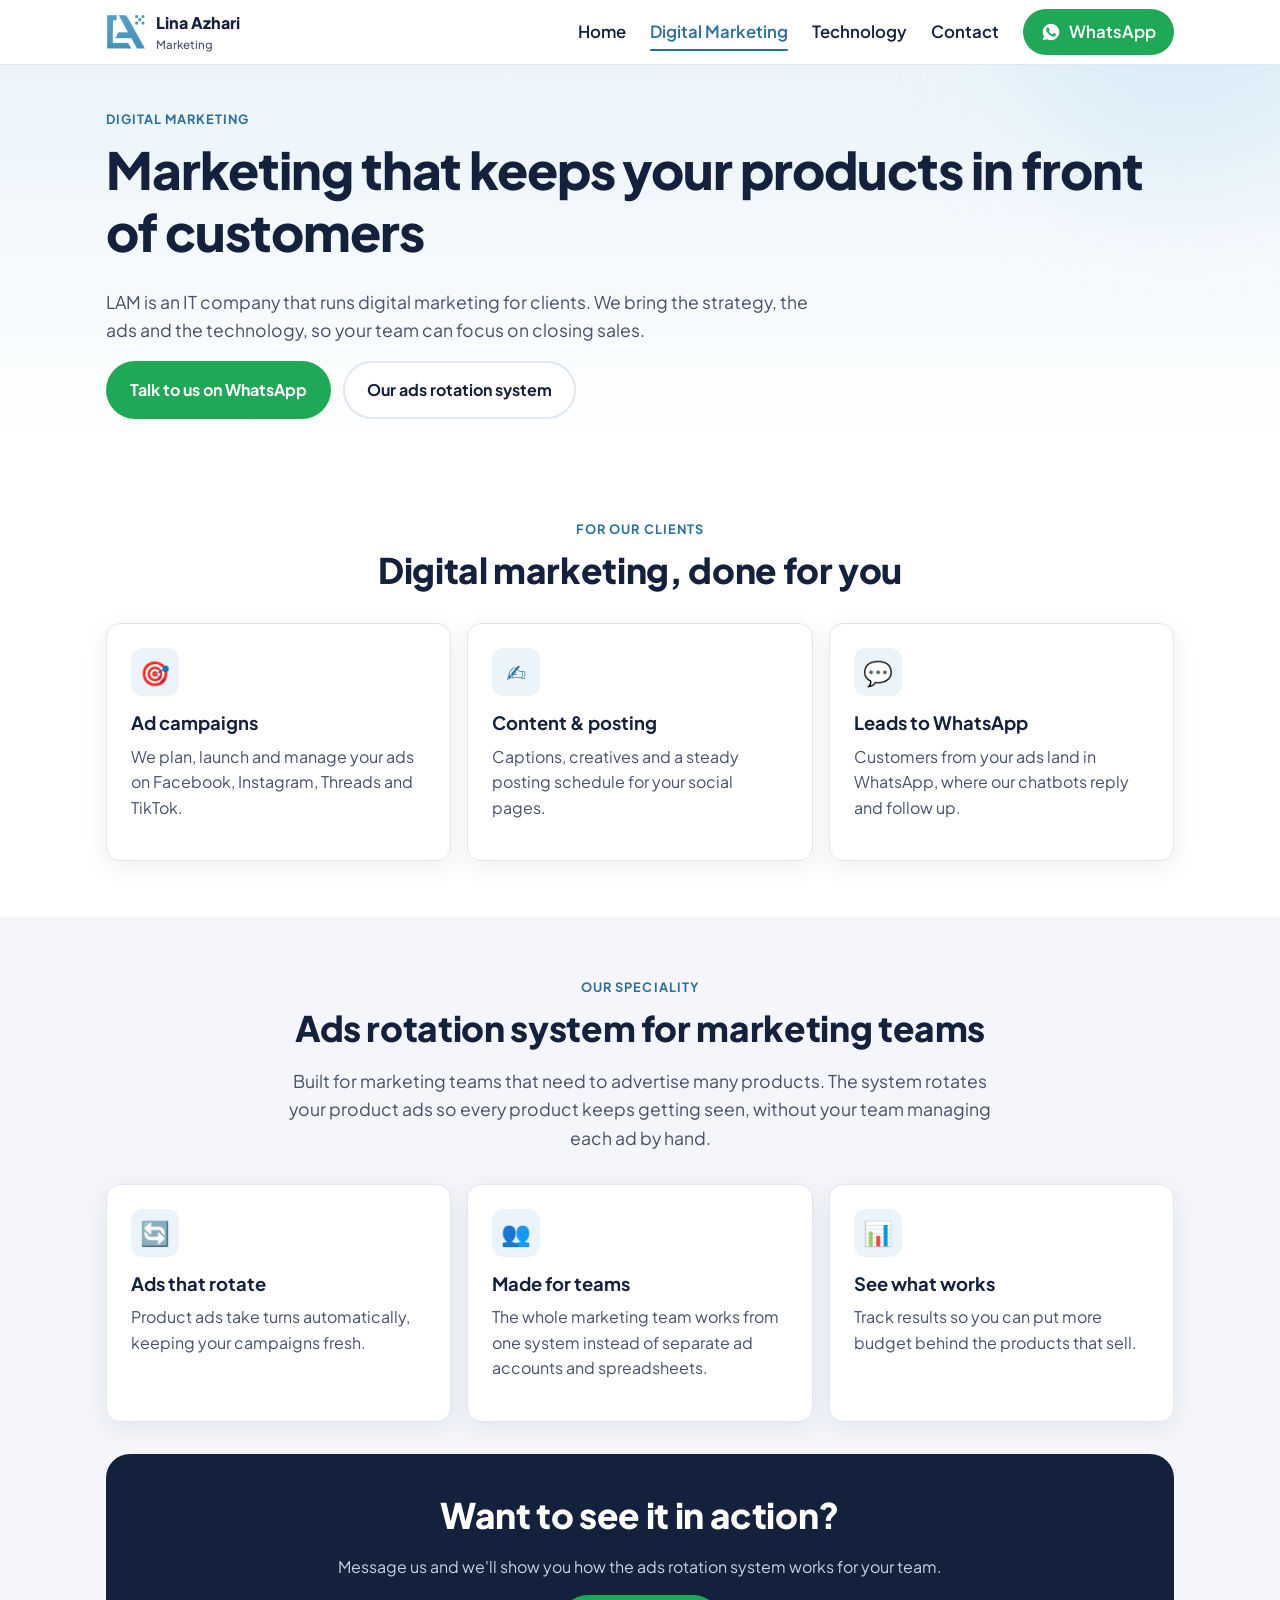
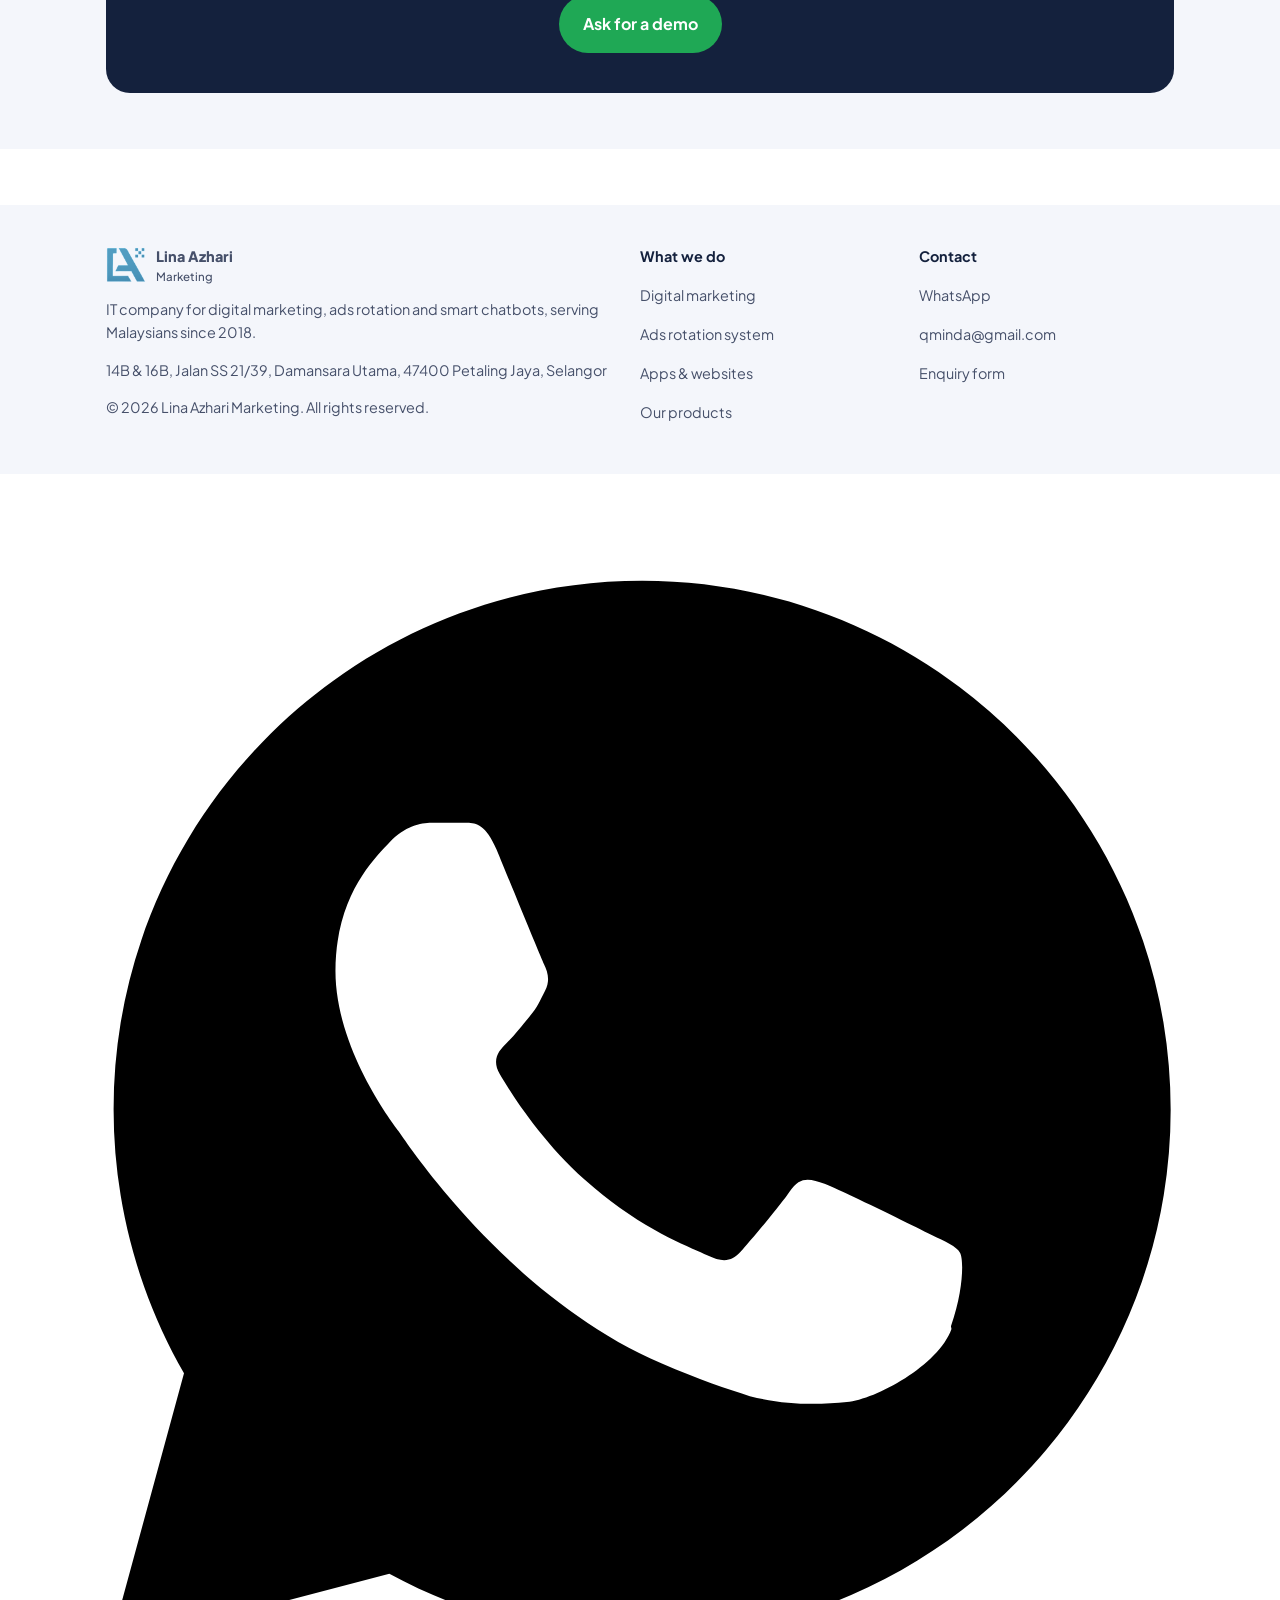
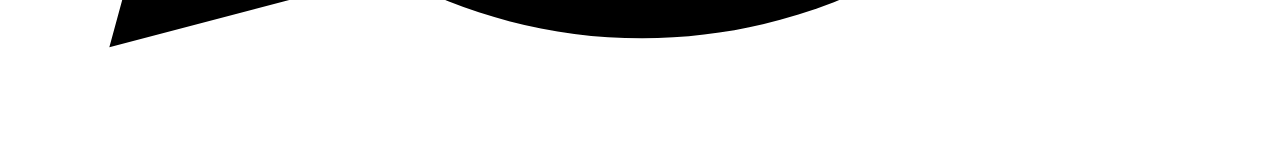
<file: digital-marketing.html>
<!doctype html>
<html lang="en">
<head>
  <meta charset="utf-8">
  <meta name="viewport" content="width=device-width, initial-scale=1">
  <title>Digital Marketing &amp; Ads Rotation | Lina Azhari Marketing</title>
  <meta name="description" content="LAM runs digital marketing for clients and offers an ads rotation system built for marketing teams to advertise their products.">
  <meta name="theme-color" content="#2b709c">
  <link rel="canonical" href="https://lam.my/digital-marketing.html">
  <meta property="og:type" content="website">
  <meta property="og:site_name" content="Lina Azhari Marketing">
  <meta property="og:title" content="Digital Marketing &amp; Ads Rotation | Lina Azhari Marketing">
  <meta property="og:description" content="LAM runs digital marketing for clients and offers an ads rotation system built for marketing teams to advertise their products.">
  <meta property="og:url" content="https://lam.my/digital-marketing.html">
  <meta property="og:image" content="https://lam.my/assets/og-image.png">
  <meta property="og:locale" content="en_MY">
  <link rel="icon" href="assets/favicon.png" type="image/png">
  <link rel="apple-touch-icon" href="assets/apple-touch-icon.png">
  <link rel="preconnect" href="https://fonts.googleapis.com">
  <link rel="preconnect" href="https://fonts.gstatic.com" crossorigin>
  <link href="https://fonts.googleapis.com/css2?family=Plus+Jakarta+Sans:wght@400;500;600;700;800&display=swap" rel="stylesheet">
  <link rel="stylesheet" href="assets/style.css">
</head>
<body>
  <header class="header">
    <div class="wrap">
      <a class="logo" href="index.html" aria-label="Lina Azhari Marketing home">
        <img class="logo-img" src="assets/logo-icon.png" alt="" width="40" height="40">
        <span>Lina Azhari<small>Marketing</small></span>
      </a>
      <button class="nav-toggle" aria-label="Open menu" aria-expanded="false" aria-controls="nav">☰</button>
      <nav class="nav" id="nav">
      <a href="index.html">Home</a>
      <a href="digital-marketing.html" aria-current="page">Digital Marketing</a>
      <a href="technology.html">Technology</a>
      <a href="contact.html">Contact</a>
        <a class="btn btn-wa" data-wa href="#"><svg viewBox="0 0 24 24" aria-hidden="true"><path d="M12.04 2C6.58 2 2.13 6.45 2.13 11.91c0 1.75.46 3.45 1.32 4.95L2.05 22l5.25-1.38c1.45.79 3.08 1.21 4.74 1.21 5.46 0 9.91-4.45 9.91-9.91C21.95 6.45 17.5 2 12.04 2zm5.8 14.03c-.24.68-1.42 1.32-1.96 1.37-.5.05-1.13.07-1.82-.11-.42-.13-.96-.31-1.65-.61-2.9-1.25-4.8-4.17-4.94-4.36-.14-.19-1.18-1.57-1.18-3s.75-2.13 1.02-2.42c.27-.29.58-.36.78-.36h.56c.18 0 .42-.07.66.5.24.58.82 2 .89 2.15.07.14.12.31.02.5-.1.19-.14.31-.29.48-.14.17-.3.37-.43.5-.14.14-.29.3-.13.58.17.29.74 1.22 1.59 1.98 1.09.97 2.01 1.27 2.3 1.42.29.14.46.12.63-.07.17-.19.72-.84.92-1.13.19-.29.38-.24.65-.14.27.1 1.7.8 1.99.95.29.14.48.22.55.34.07.12.07.7-.17 1.38z"/></svg> WhatsApp</a>
      </nav>
    </div>
  </header>

  <main>
    <section class="page-hero">
      <div class="wrap">
        <span class="eyebrow">Digital marketing</span>
        <h1>Marketing that keeps your products in front of customers</h1>
        <p class="lead">LAM is an IT company that runs digital marketing for clients. We bring the strategy, the ads and the technology, so your team can focus on closing sales.</p>
        <div class="btn-row">
          <a class="btn btn-wa" data-wa="Hi LAM, I'd like to know more about your digital marketing and ads rotation system." href="#">Talk to us on WhatsApp</a>
          <a class="btn btn-ghost" href="#ads-rotation">Our ads rotation system</a>
        </div>
      </div>
    </section>

    <section class="section">
      <div class="wrap">
        <div class="center">
          <span class="eyebrow">For our clients</span>
          <h2>Digital marketing, done for you</h2>
        </div>
        <div class="grid grid-3" style="margin-top:32px">
          <div class="card"><div class="card-icon" aria-hidden="true">🎯</div><h3>Ad campaigns</h3><p>We plan, launch and manage your ads on Facebook, Instagram, Threads and TikTok.</p></div>
          <div class="card"><div class="card-icon" aria-hidden="true">✍️</div><h3>Content &amp; posting</h3><p>Captions, creatives and a steady posting schedule for your social pages.</p></div>
          <div class="card"><div class="card-icon" aria-hidden="true">💬</div><h3>Leads to WhatsApp</h3><p>Customers from your ads land in WhatsApp, where our chatbots reply and follow up.</p></div>
        </div>
      </div>
    </section>

    <section class="section section-soft" id="ads-rotation">
      <div class="wrap">
        <div class="center">
          <span class="eyebrow">Our speciality</span>
          <h2>Ads rotation system for marketing teams</h2>
          <p class="lead">Built for marketing teams that need to advertise many products. The system rotates your product ads so every product keeps getting seen, without your team managing each ad by hand.</p>
        </div>
        <!-- TODO: confirm exact features of the ads rotation system with LAM -->
        <div class="grid grid-3" style="margin-top:32px">
          <div class="card"><div class="card-icon" aria-hidden="true">🔄</div><h3>Ads that rotate</h3><p>Product ads take turns automatically, keeping your campaigns fresh.</p></div>
          <div class="card"><div class="card-icon" aria-hidden="true">👥</div><h3>Made for teams</h3><p>The whole marketing team works from one system instead of separate ad accounts and spreadsheets.</p></div>
          <div class="card"><div class="card-icon" aria-hidden="true">📊</div><h3>See what works</h3><p>Track results so you can put more budget behind the products that sell.</p></div>
        </div>
        <div class="cta-band" style="margin-top:32px">
          <h2>Want to see it in action?</h2>
          <p>Message us and we'll show you how the ads rotation system works for your team.</p>
          <div class="btn-row"><a class="btn btn-wa" data-wa="Hi LAM, I'd like a demo of the ads rotation system." href="#">Ask for a demo</a></div>
        </div>
      </div>
    </section>

  </main>

  <footer class="footer">
    <div class="wrap">
      <div>
        <a class="logo" href="index.html"><img class="logo-img" src="assets/logo-icon.png" alt="" width="40" height="40"><span>Lina Azhari<small>Marketing</small></span></a>
        <p style="margin-top:12px">IT company for digital marketing, ads rotation and smart chatbots, serving Malaysians since 2018.</p>
        <p data-address></p>
        <!-- TODO: add SSM registration number if available -->
        <p>&copy; <span data-year></span> Lina Azhari Marketing. All rights reserved.</p>
      </div>
      <div>
        <h4>What we do</h4>
        <ul>
          <li><a href="digital-marketing.html">Digital marketing</a></li>
          <li><a href="digital-marketing.html#ads-rotation">Ads rotation system</a></li>
          <li><a href="technology.html#services">Apps &amp; websites</a></li>
          <li><a href="technology.html#products">Our products</a></li>
        </ul>
      </div>
      <div>
        <h4>Contact</h4>
        <ul>
          <li><a data-wa href="#">WhatsApp</a></li>
          <li><a data-email href="#"></a></li>
          <li><a href="contact.html">Enquiry form</a></li>
        </ul>
      </div>
    </div>
  </footer>

  <a class="wa-float" data-wa href="#" aria-label="Chat on WhatsApp"><svg viewBox="0 0 24 24" aria-hidden="true"><path d="M12.04 2C6.58 2 2.13 6.45 2.13 11.91c0 1.75.46 3.45 1.32 4.95L2.05 22l5.25-1.38c1.45.79 3.08 1.21 4.74 1.21 5.46 0 9.91-4.45 9.91-9.91C21.95 6.45 17.5 2 12.04 2zm5.8 14.03c-.24.68-1.42 1.32-1.96 1.37-.5.05-1.13.07-1.82-.11-.42-.13-.96-.31-1.65-.61-2.9-1.25-4.8-4.17-4.94-4.36-.14-.19-1.18-1.57-1.18-3s.75-2.13 1.02-2.42c.27-.29.58-.36.78-.36h.56c.18 0 .42-.07.66.5.24.58.82 2 .89 2.15.07.14.12.31.02.5-.1.19-.14.31-.29.48-.14.17-.3.37-.43.5-.14.14-.29.3-.13.58.17.29.74 1.22 1.59 1.98 1.09.97 2.01 1.27 2.3 1.42.29.14.46.12.63-.07.17-.19.72-.84.92-1.13.19-.29.38-.24.65-.14.27.1 1.7.8 1.99.95.29.14.48.22.55.34.07.12.07.7-.17 1.38z"/></svg></a>

  <script src="assets/config.js"></script>
  <script src="assets/main.js"></script>
</body>
</html>
</file>
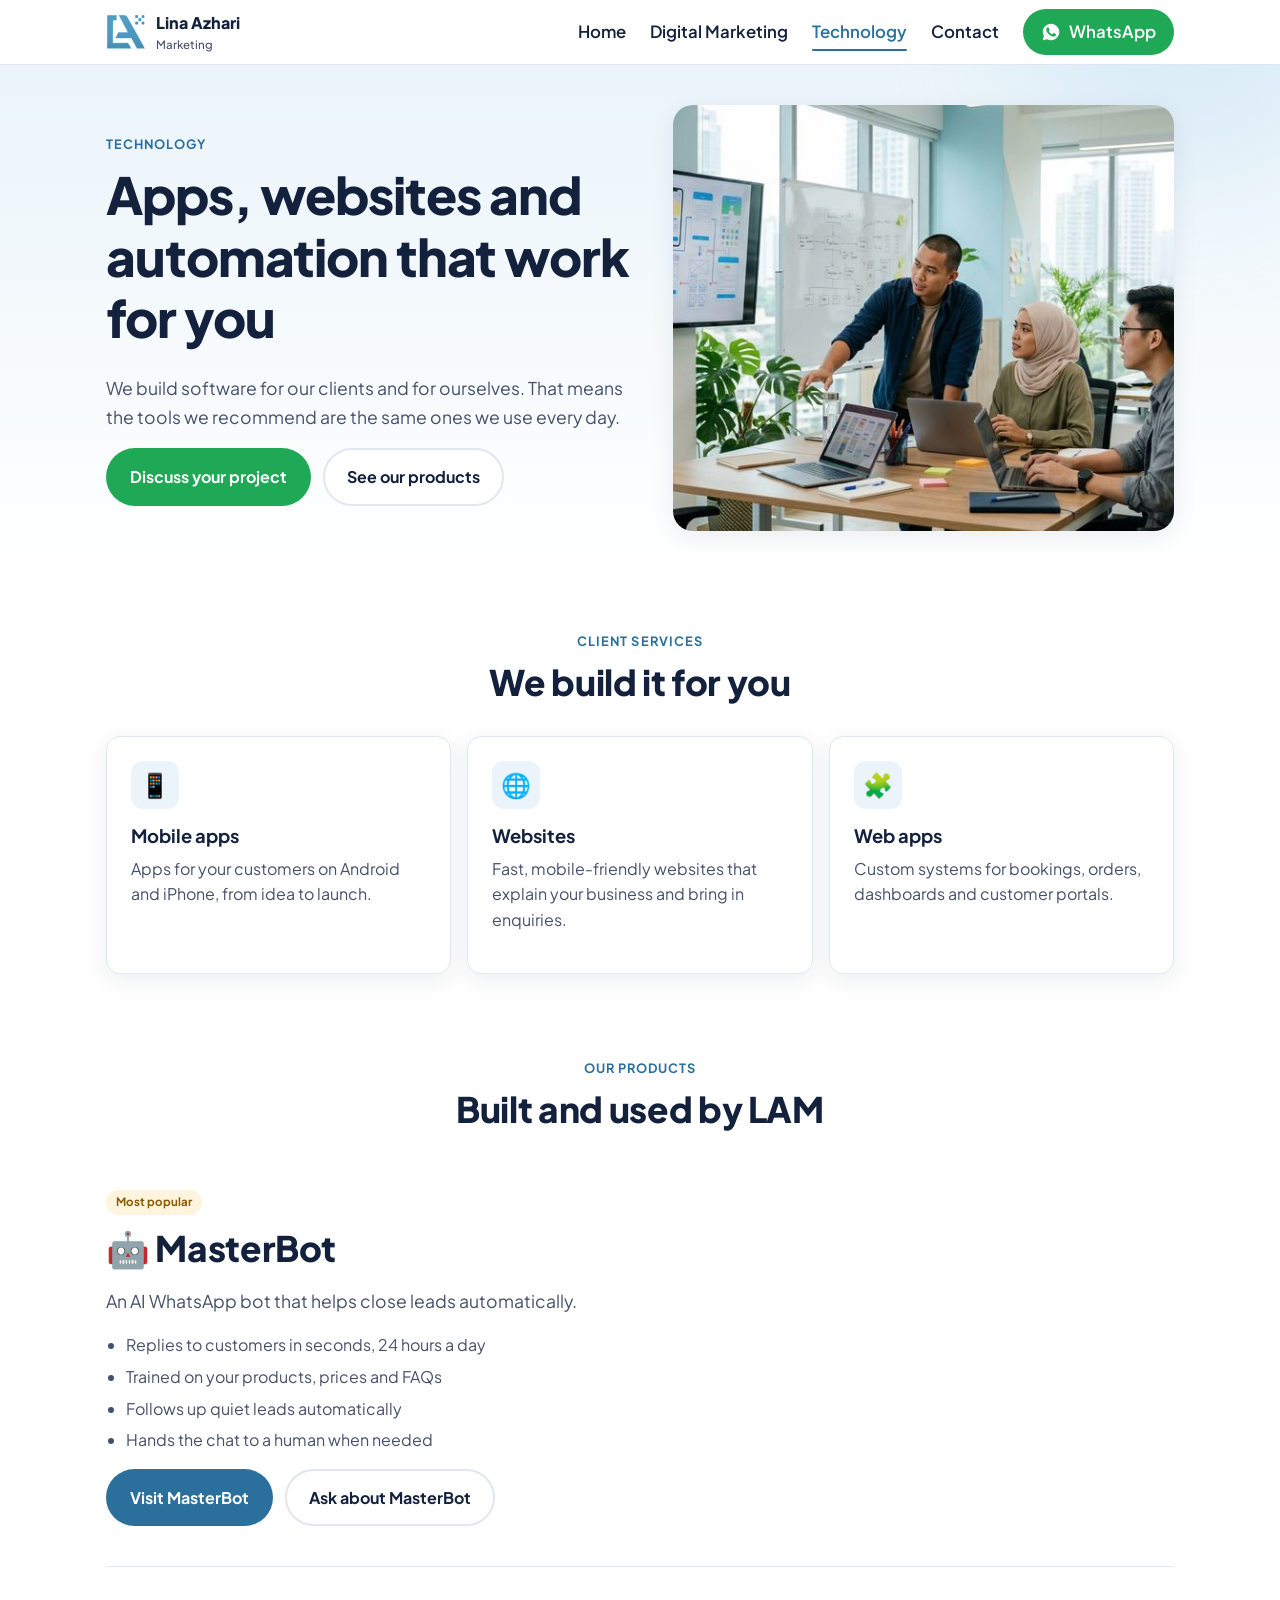
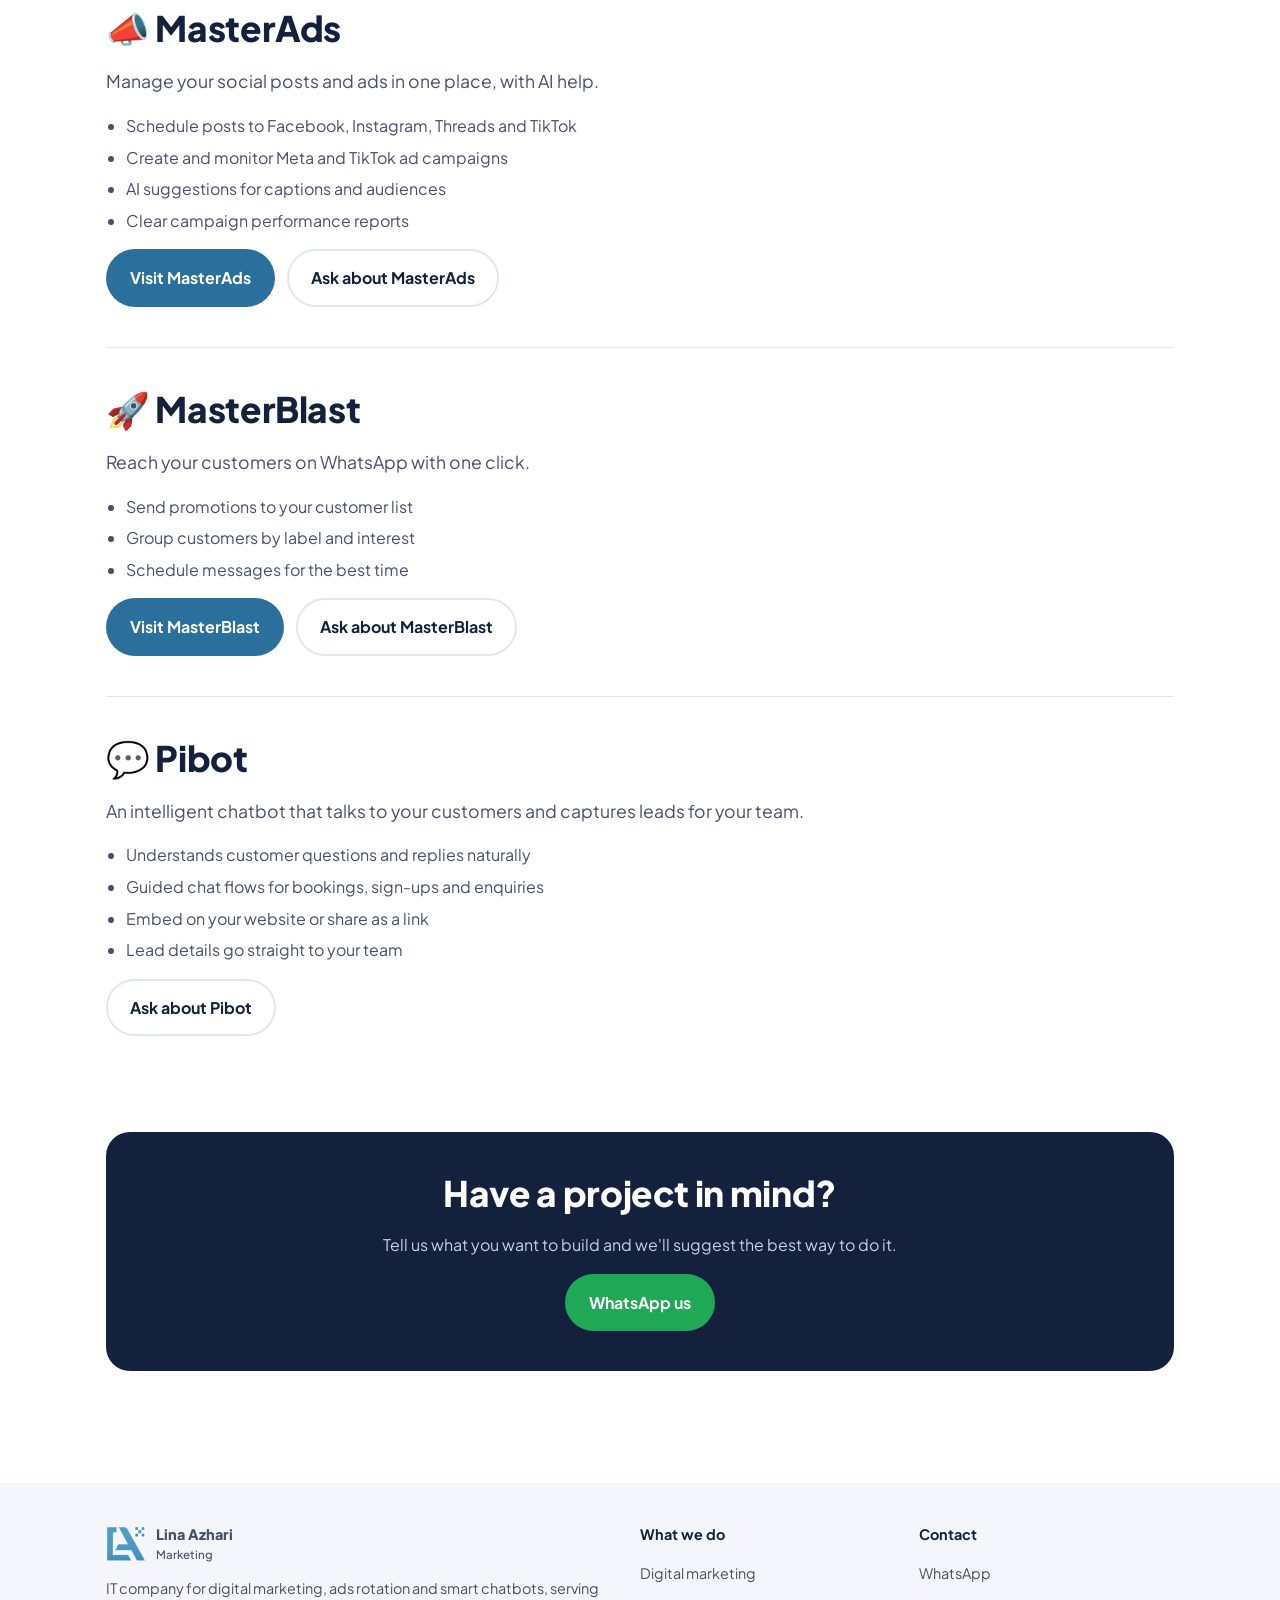
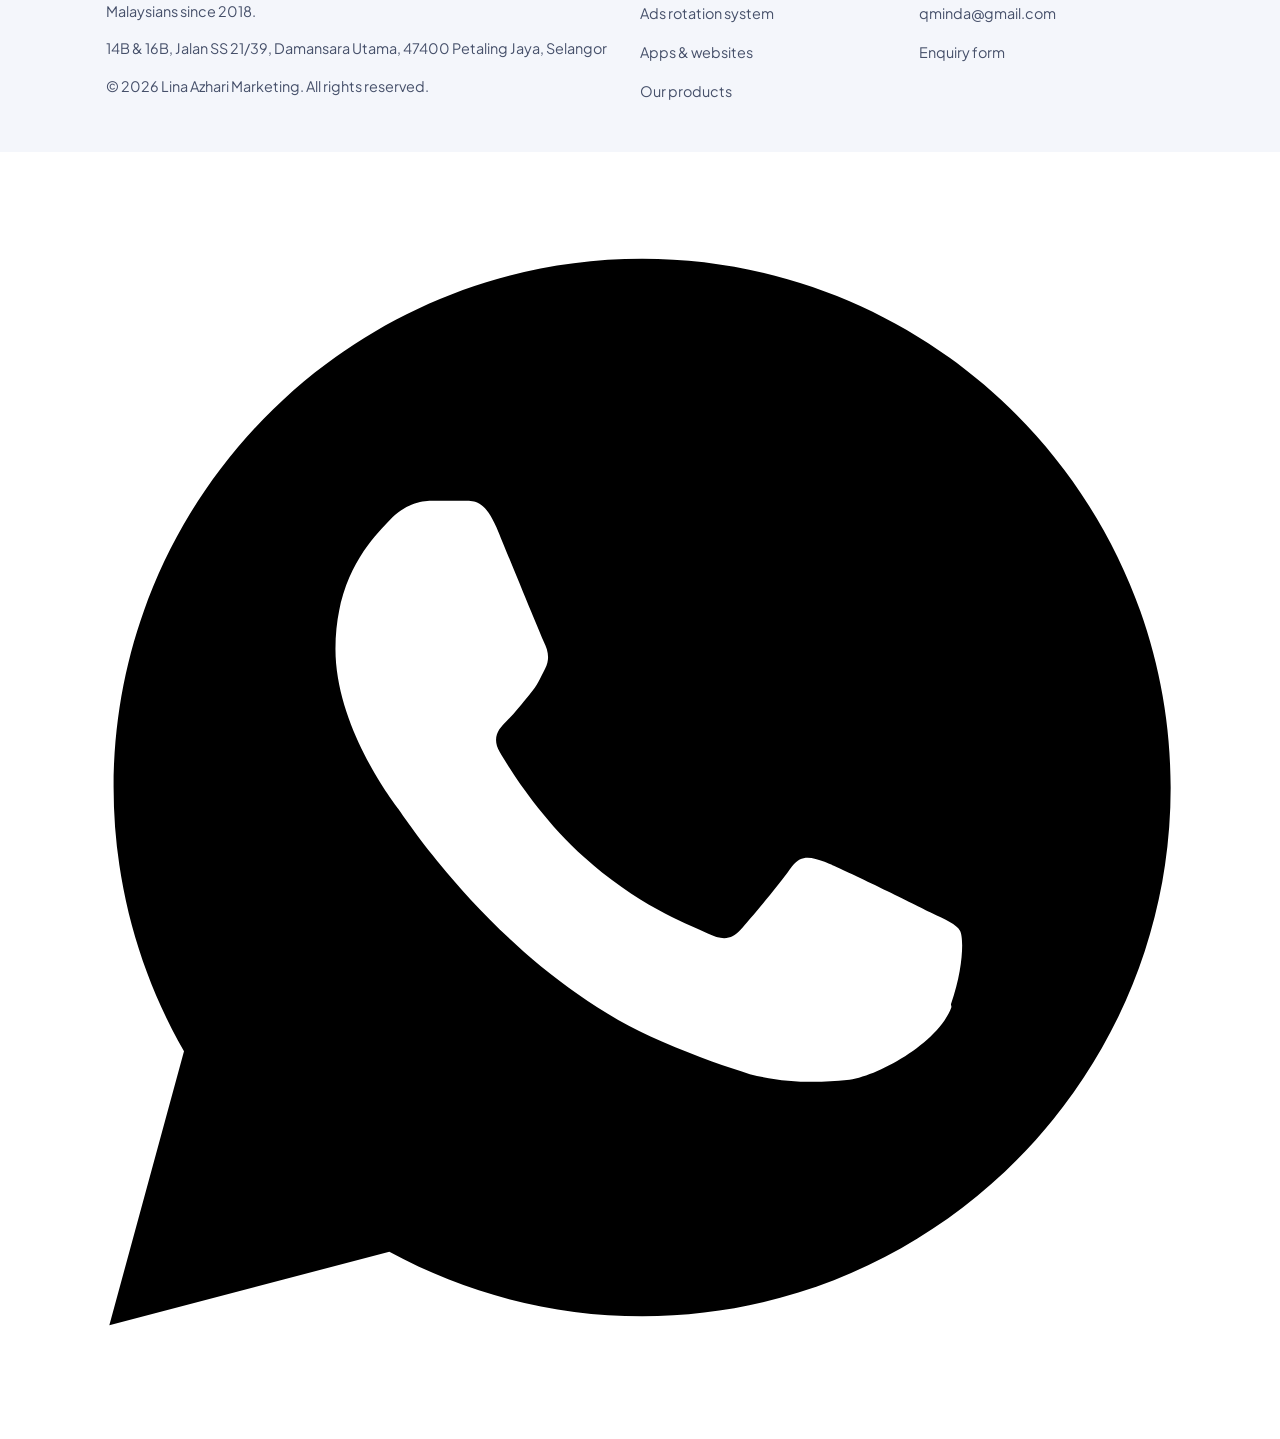
<file: technology.html>
<!doctype html>
<html lang="en">
<head>
  <meta charset="utf-8">
  <meta name="viewport" content="width=device-width, initial-scale=1">
  <title>Technology Development | Lina Azhari Marketing</title>
  <meta name="description" content="LAM builds mobile apps, websites and web apps for clients, and develops its own products: Pibot, MasterBot, MasterAds and MasterBlast.">
  <meta name="theme-color" content="#2b709c">
  <link rel="canonical" href="https://lam.my/technology.html">
  <meta property="og:type" content="website">
  <meta property="og:site_name" content="Lina Azhari Marketing">
  <meta property="og:title" content="Technology Development | Lina Azhari Marketing">
  <meta property="og:description" content="LAM builds mobile apps, websites and web apps for clients, and develops its own products: Pibot, MasterBot, MasterAds and MasterBlast.">
  <meta property="og:url" content="https://lam.my/technology.html">
  <meta property="og:image" content="https://lam.my/assets/og-image.png">
  <meta property="og:locale" content="en_MY">
  <link rel="icon" href="assets/favicon.png" type="image/png">
  <link rel="apple-touch-icon" href="assets/apple-touch-icon.png">
  <link rel="preconnect" href="https://fonts.googleapis.com">
  <link rel="preconnect" href="https://fonts.gstatic.com" crossorigin>
  <link href="https://fonts.googleapis.com/css2?family=Plus+Jakarta+Sans:wght@400;500;600;700;800&display=swap" rel="stylesheet">
  <link rel="stylesheet" href="assets/style.css">
</head>
<body>
  <header class="header">
    <div class="wrap">
      <a class="logo" href="index.html" aria-label="Lina Azhari Marketing home">
        <img class="logo-img" src="assets/logo-icon.png" alt="" width="40" height="40">
        <span>Lina Azhari<small>Marketing</small></span>
      </a>
      <button class="nav-toggle" aria-label="Open menu" aria-expanded="false" aria-controls="nav">☰</button>
      <nav class="nav" id="nav">
      <a href="index.html">Home</a>
      <a href="digital-marketing.html">Digital Marketing</a>
      <a href="technology.html" aria-current="page">Technology</a>
      <a href="contact.html">Contact</a>
        <a class="btn btn-wa" data-wa href="#"><svg viewBox="0 0 24 24" aria-hidden="true"><path d="M12.04 2C6.58 2 2.13 6.45 2.13 11.91c0 1.75.46 3.45 1.32 4.95L2.05 22l5.25-1.38c1.45.79 3.08 1.21 4.74 1.21 5.46 0 9.91-4.45 9.91-9.91C21.95 6.45 17.5 2 12.04 2zm5.8 14.03c-.24.68-1.42 1.32-1.96 1.37-.5.05-1.13.07-1.82-.11-.42-.13-.96-.31-1.65-.61-2.9-1.25-4.8-4.17-4.94-4.36-.14-.19-1.18-1.57-1.18-3s.75-2.13 1.02-2.42c.27-.29.58-.36.78-.36h.56c.18 0 .42-.07.66.5.24.58.82 2 .89 2.15.07.14.12.31.02.5-.1.19-.14.31-.29.48-.14.17-.3.37-.43.5-.14.14-.29.3-.13.58.17.29.74 1.22 1.59 1.98 1.09.97 2.01 1.27 2.3 1.42.29.14.46.12.63-.07.17-.19.72-.84.92-1.13.19-.29.38-.24.65-.14.27.1 1.7.8 1.99.95.29.14.48.22.55.34.07.12.07.7-.17 1.38z"/></svg> WhatsApp</a>
      </nav>
    </div>
  </header>

  <main>
    <section class="page-hero">
      <div class="wrap hero-grid">
        <div>
        <span class="eyebrow">Technology</span>
        <h1>Apps, websites and automation that work for you</h1>
        <p class="lead">We build software for our clients and for ourselves. That means the tools we recommend are the same ones we use every day.</p>
        <div class="btn-row">
          <a class="btn btn-wa" data-wa="Hi LAM, I'd like to discuss a technology project." href="#">Discuss your project</a>
          <a class="btn btn-ghost" href="#products">See our products</a>
        </div>
        </div>
        <img class="hero-img" src="assets/img/technology.jpg" srcset="assets/img/technology-800.jpg 800w, assets/img/technology.jpg 1376w" sizes="(min-width: 900px) 50vw, 100vw" width="1376" height="768" alt="Malaysian tech team discussing a mobile app design around laptops in a Kuala Lumpur office" fetchpriority="high">
      </div>
    </section>

    <section class="section" id="services">
      <div class="wrap">
        <div class="center">
          <span class="eyebrow">Client services</span>
          <h2>We build it for you</h2>
        </div>
        <div class="grid grid-3" style="margin-top:32px">
          <article class="card"><div class="card-icon" aria-hidden="true">📱</div><h3>Mobile apps</h3><p>Apps for your customers on Android and iPhone, from idea to launch.</p></article>
          <article class="card"><div class="card-icon" aria-hidden="true">🌐</div><h3>Websites</h3><p>Fast, mobile-friendly websites that explain your business and bring in enquiries.</p></article>
          <article class="card"><div class="card-icon" aria-hidden="true">🧩</div><h3>Web apps</h3><p>Custom systems for bookings, orders, dashboards and customer portals.</p></article>
        </div>
      </div>
    </section>

    <div class="wrap" id="products">
      <div class="center" style="padding-top:24px">
        <span class="eyebrow">Our products</span>
        <h2>Built and used by LAM</h2>
      </div>
      <!-- TODO: confirm the descriptions for MasterAds, MasterBlast and Pibot -->
      <section class="product" id="masterbot">
        <span class="tag">Most popular</span>
        <h2>🤖 MasterBot</h2>
        <p class="lead">An AI WhatsApp bot that helps close leads automatically.</p>
        <ul>
          <li>Replies to customers in seconds, 24 hours a day</li>
          <li>Trained on your products, prices and FAQs</li>
          <li>Follows up quiet leads automatically</li>
          <li>Hands the chat to a human when needed</li>
        </ul>
        <div class="btn-row">
          <a class="btn btn-primary" data-link="masterbot" href="#">Visit MasterBot</a>
          <a class="btn btn-ghost" data-wa="Hi LAM, I'm interested in MasterBot." href="#">Ask about MasterBot</a>
        </div>
      </section>

      <section class="product" id="masterads">
        <h2>📣 MasterAds</h2>
        <p class="lead">Manage your social posts and ads in one place, with AI help.</p>
        <ul>
          <li>Schedule posts to Facebook, Instagram, Threads and TikTok</li>
          <li>Create and monitor Meta and TikTok ad campaigns</li>
          <li>AI suggestions for captions and audiences</li>
          <li>Clear campaign performance reports</li>
        </ul>
        <div class="btn-row">
          <a class="btn btn-primary" data-link="masterads" href="#">Visit MasterAds</a>
          <a class="btn btn-ghost" data-wa="Hi LAM, I'm interested in MasterAds." href="#">Ask about MasterAds</a>
        </div>
      </section>

      <section class="product" id="masterblast">
        <h2>🚀 MasterBlast</h2>
        <p class="lead">Reach your customers on WhatsApp with one click.</p>
        <ul>
          <li>Send promotions to your customer list</li>
          <li>Group customers by label and interest</li>
          <li>Schedule messages for the best time</li>
        </ul>
        <div class="btn-row">
          <a class="btn btn-primary" data-link="blaster" href="#">Visit MasterBlast</a>
          <a class="btn btn-ghost" data-wa="Hi LAM, I'm interested in MasterBlast." href="#">Ask about MasterBlast</a>
        </div>
      </section>

      <section class="product" id="pibot">
        <h2>💬 Pibot</h2>
        <p class="lead">An intelligent chatbot that talks to your customers and captures leads for your team.</p>
        <ul>
          <li>Understands customer questions and replies naturally</li>
          <li>Guided chat flows for bookings, sign-ups and enquiries</li>
          <li>Embed on your website or share as a link</li>
          <li>Lead details go straight to your team</li>
        </ul>
        <div class="btn-row">
          <a class="btn btn-ghost" data-wa="Hi LAM, I'm interested in Pibot." href="#">Ask about Pibot</a>
        </div>
      </section>

      <section class="section">
        <div class="cta-band">
          <h2>Have a project in mind?</h2>
          <p>Tell us what you want to build and we'll suggest the best way to do it.</p>
          <div class="btn-row"><a class="btn btn-wa" data-wa="Hi LAM, I'd like to discuss a technology project." href="#">WhatsApp us</a></div>
        </div>
      </section>
    </div>

  </main>

  <footer class="footer">
    <div class="wrap">
      <div>
        <a class="logo" href="index.html"><img class="logo-img" src="assets/logo-icon.png" alt="" width="40" height="40"><span>Lina Azhari<small>Marketing</small></span></a>
        <p style="margin-top:12px">IT company for digital marketing, ads rotation and smart chatbots, serving Malaysians since 2018.</p>
        <p data-address></p>
        <!-- TODO: add SSM registration number if available -->
        <p>&copy; <span data-year></span> Lina Azhari Marketing. All rights reserved.</p>
      </div>
      <div>
        <h4>What we do</h4>
        <ul>
          <li><a href="digital-marketing.html">Digital marketing</a></li>
          <li><a href="digital-marketing.html#ads-rotation">Ads rotation system</a></li>
          <li><a href="technology.html#services">Apps &amp; websites</a></li>
          <li><a href="technology.html#products">Our products</a></li>
        </ul>
      </div>
      <div>
        <h4>Contact</h4>
        <ul>
          <li><a data-wa href="#">WhatsApp</a></li>
          <li><a data-email href="#"></a></li>
          <li><a href="contact.html">Enquiry form</a></li>
        </ul>
      </div>
    </div>
  </footer>

  <a class="wa-float" data-wa href="#" aria-label="Chat on WhatsApp"><svg viewBox="0 0 24 24" aria-hidden="true"><path d="M12.04 2C6.58 2 2.13 6.45 2.13 11.91c0 1.75.46 3.45 1.32 4.95L2.05 22l5.25-1.38c1.45.79 3.08 1.21 4.74 1.21 5.46 0 9.91-4.45 9.91-9.91C21.95 6.45 17.5 2 12.04 2zm5.8 14.03c-.24.68-1.42 1.32-1.96 1.37-.5.05-1.13.07-1.82-.11-.42-.13-.96-.31-1.65-.61-2.9-1.25-4.8-4.17-4.94-4.36-.14-.19-1.18-1.57-1.18-3s.75-2.13 1.02-2.42c.27-.29.58-.36.78-.36h.56c.18 0 .42-.07.66.5.24.58.82 2 .89 2.15.07.14.12.31.02.5-.1.19-.14.31-.29.48-.14.17-.3.37-.43.5-.14.14-.29.3-.13.58.17.29.74 1.22 1.59 1.98 1.09.97 2.01 1.27 2.3 1.42.29.14.46.12.63-.07.17-.19.72-.84.92-1.13.19-.29.38-.24.65-.14.27.1 1.7.8 1.99.95.29.14.48.22.55.34.07.12.07.7-.17 1.38z"/></svg></a>

  <script src="assets/config.js"></script>
  <script src="assets/main.js"></script>
</body>
</html>
</file>
<file: assets/style.css>
:root {
  --ink: #14213d;
  --ink-soft: #46506a;
  --bg: #ffffff;
  --bg-soft: #f4f6fb;
  --brand: #2b709c;
  --brand-dark: #1f5a80;
  --accent: #f5a524;
  --wa: #1fa855;
  --wa-dark: #178a45;
  --line: #e1e6f0;
  --radius: 14px;
  --shadow: 0 6px 24px rgba(20, 33, 61, 0.08);
  --max: 1100px;
}

* { box-sizing: border-box; }
html { scroll-behavior: smooth; }
body {
  margin: 0;
  font-family: "Plus Jakarta Sans", system-ui, -apple-system, "Segoe UI", Roboto, sans-serif;
  color: var(--ink);
  background: var(--bg);
  line-height: 1.6;
  font-size: 16px;
}
img { max-width: 100%; display: block; }
a { color: var(--brand); }
h1, h2, h3 { line-height: 1.2; margin: 0 0 .5em; }
h1 { font-size: clamp(2rem, 6vw, 3.2rem); font-weight: 800; letter-spacing: -0.02em; }
h2 { font-size: clamp(1.5rem, 4vw, 2.2rem); font-weight: 800; letter-spacing: -0.01em; }
h3 { font-size: 1.15rem; font-weight: 700; }
p { margin: 0 0 1em; }

.wrap { max-width: var(--max); margin: 0 auto; padding: 0 16px; }
.section { padding: 56px 0; }
.section-soft { background: var(--bg-soft); }
.eyebrow {
  display: inline-block; font-size: .8rem; font-weight: 700; letter-spacing: .08em;
  text-transform: uppercase; color: var(--brand); margin-bottom: .75em;
}
.lead { font-size: 1.1rem; color: var(--ink-soft); max-width: 40em; }
.center { text-align: center; }
.center .lead { margin-left: auto; margin-right: auto; }

/* Header */
.header {
  position: sticky; top: 0; z-index: 20; background: rgba(255,255,255,.95);
  backdrop-filter: blur(8px); border-bottom: 1px solid var(--line);
}
.header .wrap { display: flex; align-items: center; justify-content: space-between; height: 64px; }
.logo { display: flex; align-items: center; gap: 10px; text-decoration: none; color: var(--ink); font-weight: 800; }
.logo-img { width: 40px; height: 40px; object-fit: contain; }
.about-logo { width: 100%; max-width: 280px; height: auto; border-radius: 24px; background: #fff; border: 1px solid var(--line); padding: 16px; margin: 0 auto; box-shadow: var(--shadow); }
.logo-mark {
  width: 38px; height: 38px; border-radius: 10px; background: var(--brand); color: #fff;
  display: grid; place-items: center; font-size: .85rem; letter-spacing: .02em;
}
.logo small { display: block; font-weight: 500; color: var(--ink-soft); font-size: .72rem; }
.nav-toggle {
  background: none; border: 1px solid var(--line); border-radius: 10px; width: 44px; height: 44px;
  font-size: 1.3rem; cursor: pointer; color: var(--ink);
}
.nav {
  display: none; position: absolute; top: 64px; left: 0; right: 0; background: #fff;
  border-bottom: 1px solid var(--line); padding: 8px 16px 16px; flex-direction: column;
}
.nav.open { display: flex; }
.nav a { padding: 12px 4px; text-decoration: none; color: var(--ink); font-weight: 600; border-bottom: 1px solid var(--line); }
.nav a[aria-current="page"] { color: var(--brand); }
.nav .btn { margin-top: 12px; border-bottom: 0; }

@media (min-width: 820px) {
  .nav-toggle { display: none; }
  .nav { display: flex; position: static; flex-direction: row; align-items: center; gap: 24px; padding: 0; border: 0; background: none; }
  .nav a { border: 0; padding: 0; }
  .nav .btn { margin-top: 0; padding: 10px 18px; }
}

/* Buttons */
.btn {
  display: inline-flex; align-items: center; justify-content: center; gap: 8px;
  padding: 14px 22px; border-radius: 999px; font-weight: 700; text-decoration: none;
  border: 2px solid transparent; cursor: pointer; font-size: 1rem; font-family: inherit;
  transition: background .15s, transform .15s;
}
.btn:active { transform: scale(.98); }
.btn-wa { background: var(--wa); color: #fff !important; }
.btn-wa:hover { background: var(--wa-dark); }
.btn-primary { background: var(--brand); color: #fff !important; }
.btn-primary:hover { background: var(--brand-dark); }
.btn-ghost { border-color: var(--line); color: var(--ink) !important; background: #fff; }
.btn-ghost:hover { border-color: var(--brand); }
.btn-row { display: flex; flex-wrap: wrap; gap: 12px; }
.btn svg { width: 20px; height: 20px; fill: currentColor; }

/* Hero */
.hero { padding: 48px 0 56px; background: linear-gradient(180deg, #eaf4fa 0%, #fff 100%); }
.hero h1 span { color: var(--brand); }
.hero-points { list-style: none; padding: 0; margin: 24px 0 28px; display: grid; gap: 10px; }
.hero-points li { padding-left: 30px; position: relative; color: var(--ink-soft); }
.hero-points li::before {
  content: "✓"; position: absolute; left: 0; top: 0; width: 22px; height: 22px; border-radius: 50%;
  background: var(--accent); color: var(--ink); font-weight: 800; font-size: .8rem; display: grid; place-items: center;
}
.page-hero { padding: 40px 0; background: linear-gradient(180deg, #eaf4fa 0%, #fff 100%); }

/* Cards */
.grid { display: grid; gap: 16px; }
@media (min-width: 640px) { .grid-2 { grid-template-columns: repeat(2, 1fr); } }
@media (min-width: 960px) { .grid-4 { grid-template-columns: repeat(4, 1fr); } .grid-3 { grid-template-columns: repeat(3, 1fr); } }
@media (min-width: 640px) and (max-width: 959px) { .grid-4, .grid-3 { grid-template-columns: repeat(2, 1fr); } }

.card {
  background: #fff; border: 1px solid var(--line); border-radius: var(--radius); padding: 24px;
  box-shadow: var(--shadow); display: flex; flex-direction: column;
}
.card p { color: var(--ink-soft); }
.card .more { margin-top: auto; font-weight: 700; text-decoration: none; }
.card-icon {
  width: 48px; height: 48px; border-radius: 12px; background: #eaf4fa; color: var(--brand);
  display: grid; place-items: center; font-size: 1.5rem; margin-bottom: 16px;
}
.tag {
  align-self: flex-start; font-size: .72rem; font-weight: 700; padding: 3px 10px; border-radius: 999px;
  background: #fff4dd; color: #8a5a00; margin-bottom: 12px;
}

/* Steps */
.steps { counter-reset: step; }
.step { position: relative; padding-left: 56px; }
.step::before {
  counter-increment: step; content: counter(step); position: absolute; left: 0; top: 0;
  width: 40px; height: 40px; border-radius: 50%; background: var(--brand); color: #fff;
  font-weight: 800; display: grid; place-items: center;
}

/* Proof */
.stat { text-align: center; }
.stat strong { display: block; font-size: 2rem; color: var(--brand); }
.quote { font-style: italic; margin: 0; }
.quote footer { font-style: normal; font-weight: 700; margin-top: auto; color: var(--ink); }
.placeholder-note {
  border: 2px dashed var(--accent); background: #fffaf0; border-radius: var(--radius);
  padding: 12px 16px; font-size: .9rem; color: #8a5a00; margin-top: 16px;
}

/* About */
.about { display: grid; gap: 24px; align-items: center; }
@media (min-width: 820px) { .about { grid-template-columns: 280px 1fr; } }
.avatar {
  width: 100%; max-width: 280px; aspect-ratio: 1; border-radius: 24px; background: linear-gradient(135deg, var(--brand), #4a6ae0);
  color: #fff; display: grid; place-items: center; font-size: 4rem; font-weight: 800; margin: 0 auto;
}

/* CTA band */
.cta-band { background: var(--ink); color: #fff; border-radius: 24px; padding: 40px 24px; text-align: center; }
.cta-band p { color: #c8cfe0; }
.cta-band .btn-row { justify-content: center; }

/* Product detail */
.product { border-top: 1px solid var(--line); padding: 40px 0; }
.product:first-of-type { border-top: 0; }
.product ul { padding-left: 20px; color: var(--ink-soft); }
.product li { margin-bottom: 6px; }

/* Form */
.form { display: grid; gap: 16px; }
.form label { font-weight: 600; display: grid; gap: 6px; font-size: .95rem; }
.form input, .form select, .form textarea {
  width: 100%; font: inherit; padding: 12px 14px; border: 1px solid var(--line); border-radius: 10px; background: #fff; color: var(--ink);
}
.form input:focus, .form select:focus, .form textarea:focus { outline: 2px solid var(--brand); outline-offset: 1px; border-color: var(--brand); }
.contact-list { list-style: none; padding: 0; margin: 0; display: grid; gap: 14px; }
.contact-list li { display: flex; gap: 12px; align-items: flex-start; }
.contact-list .ic { font-size: 1.3rem; }

/* Footer */
.footer { background: var(--bg-soft); padding: 40px 0 100px; font-size: .9rem; color: var(--ink-soft); margin-top: 56px; }
.footer .wrap { display: grid; gap: 24px; }
@media (min-width: 820px) { .footer .wrap { grid-template-columns: 2fr 1fr 1fr; } .footer { padding-bottom: 40px; } }
.footer h4 { color: var(--ink); margin: 0 0 8px; }
.footer ul { list-style: none; padding: 0; margin: 0; display: grid; gap: 6px; }
.footer a { color: var(--ink-soft); text-decoration: none; }
.footer a:hover { color: var(--brand); }

/* Hero photos */
.hero-grid { display: grid; gap: 28px; align-items: center; }
.hero-img { width: 100%; height: auto; aspect-ratio: 1376 / 768; object-fit: cover; border-radius: 20px; box-shadow: var(--shadow); }
@media (min-width: 900px) {
  .hero-grid { grid-template-columns: 1.05fr 1fr; gap: 40px; }
  .hero-img { aspect-ratio: 4 / 3.4; }
}

/* Status tags */
.tag { display: inline-block; }
.tag-soon { background: #eef1f6; color: #4b5873; }
.tag-live { background: #e3f6ea; color: #157a3e; }

/* Screenshot frames */
.phone-frame { max-width: 300px; margin: 0 auto; border: 10px solid #14213d; border-radius: 36px; overflow: hidden; box-shadow: var(--shadow); background: #14213d; }
.phone-frame img { width: 100%; height: auto; border-radius: 26px; }
.browser-frame { border: 1px solid var(--line); border-radius: 14px; overflow: hidden; box-shadow: var(--shadow); background: #fff; }
.browser-frame img { width: 100%; height: auto; }
.browser-bar { display: flex; gap: 6px; padding: 10px 14px; background: #f1f3f7; border-bottom: 1px solid var(--line); }
.browser-bar span { width: 10px; height: 10px; border-radius: 50%; background: #d3d8e2; }
.fineprint { font-size: .82rem; color: var(--ink-soft); text-align: center; margin-top: 20px; }
.faq { max-width: 760px; margin-left: auto; margin-right: auto; }
.faq details { border: 1px solid var(--line); border-radius: 12px; background: #fff; padding: 14px 18px; margin-bottom: 10px; }
.faq summary { cursor: pointer; font-weight: 600; }
.faq details p { margin: 10px 0 0; color: var(--ink-soft); }
figure.shot { margin: 0; }
figure.shot figcaption { font-size: .9rem; color: var(--ink-soft); text-align: center; margin-top: 10px; }
.product-logo { width: 96px; height: 96px; border-radius: 20px; object-fit: cover; margin-bottom: 16px; box-shadow: 0 4px 14px rgba(20,33,61,.15); }
.product-title { display: flex; align-items: center; gap: 14px; }
.product-logo-sm { width: 64px; height: 64px; border-radius: 14px; margin-bottom: 0; flex-shrink: 0; }
.hero-logo { width: 80px; height: 80px; border-radius: 18px; object-fit: cover; margin-bottom: 14px; box-shadow: 0 4px 14px rgba(20,33,61,.15); display: block; }

/* ---------- Mobile polish ---------- */
@media (max-width: 819px) { .nav-toggle { display: grid; place-items: center; } }
.bars, .bars::before, .bars::after { display: block; width: 20px; height: 2px; border-radius: 2px; background: var(--ink); transition: transform .2s, background .2s; }
.bars { position: relative; }
.bars::before, .bars::after { content: ""; position: absolute; left: 0; }
.bars::before { top: -6px; }
.bars::after { top: 6px; }
.nav-toggle[aria-expanded="true"] .bars { background: transparent; }
.nav-toggle[aria-expanded="true"] .bars::before { transform: translateY(6px) rotate(45deg); }
.nav-toggle[aria-expanded="true"] .bars::after { transform: translateY(-6px) rotate(-45deg); }
.nav.open { box-shadow: 0 16px 32px rgba(20,33,61,.18); }
.nav a { font-size: 1.05rem; }
:target, section[id] { scroll-margin-top: 76px; }

/* Bigger tap targets */
.card .more { display: inline-block; padding: 10px 0; margin-bottom: -10px; }
.faq details { padding: 0; }
.faq summary { padding: 14px 18px; list-style-position: inside; }
.faq details p { margin: 0 18px 16px; }
.footer ul { gap: 0; }
.footer ul a { display: inline-block; padding: 8px 0; }

/* Phones: room for the chat bubble below the footer */
@media (max-width: 719px) {
  .footer { padding-bottom: 96px; }

  /* Tighter rhythm */
  .section { padding: 40px 0; }
  .hero { padding: 28px 0 40px; }
  .page-hero { padding: 28px 0; }
  .card { padding: 20px; }
  .lead { font-size: 1.05rem; }
  .footer { margin-top: 40px; }

  /* Full-width buttons in heroes and CTA bands */
  .hero .btn-row .btn, .cta-band .btn-row .btn, .product .btn-row .btn { flex: 1 1 100%; }

  /* Feature cards: icon beside title */
  .card:has(> .card-icon) { display: grid; grid-template-columns: 44px 1fr; column-gap: 14px; align-items: center; }
  .card:has(> .card-icon) > * { grid-column: 1 / -1; }
  .card:has(> .card-icon) > .card-icon { grid-column: 1; width: 44px; height: 44px; font-size: 1.3rem; margin: 0; }
  .card:has(> .card-icon) > .card-icon + h3 { grid-column: 2; margin: 0; }
  .card:has(> .card-icon) > p { margin-top: 10px; }

  /* Product cards: logo beside name */
  .card:has(> .product-logo) { display: grid; grid-template-columns: 64px 1fr; column-gap: 14px; }
  .card:has(> .product-logo) > * { grid-column: 1 / -1; }
  .card:has(> .product-logo) > .tag { grid-column: 2; grid-row: 1; margin: 6px 0 4px; }
  .card:has(> .product-logo) > .product-logo { grid-column: 1; grid-row: 1 / span 2; width: 64px; height: 64px; border-radius: 14px; margin: 0; }
  .card:has(> .product-logo) > h3 { grid-column: 2; grid-row: 2; margin: 0; align-self: start; }
  .card:has(> .product-logo) > p { margin-top: 12px; }

  .about-logo { max-width: 180px; padding: 12px; }
  .hero-logo { width: 56px; height: 56px; border-radius: 12px; margin-bottom: 10px; }
  .product-logo-sm { width: 56px; height: 56px; }
  .product { padding: 32px 0; }
  .browser-bar { padding: 7px 10px; }
  .browser-bar span { width: 8px; height: 8px; }
}
@media (max-width: 719px) {
  /* Long feature lists: two compact columns */
  .grid-compact { grid-template-columns: 1fr 1fr; gap: 12px; }
  .grid-compact > .card { display: block; padding: 14px; }
  .grid-compact > .card > .card-icon { width: 36px; height: 36px; font-size: 1.1rem; margin-bottom: 10px; }
  .grid-compact > .card h3 { font-size: .98rem; margin: 0 0 6px; }
  .grid-compact > .card p { font-size: .88rem; line-height: 1.5; margin: 0; }
  .grid { margin-top: 24px !important; }
  .tag { font-size: .78rem; }
  .footer ul a { padding: 10px 0; }
}
@media (max-width: 719px) {
  .card > .tag { justify-self: start; }
}

/* ---------- Motion ---------- */
/* Scroll progress bar */
.scroll-progress {
  position: fixed; top: 0; left: 0; right: 0; height: 3px; z-index: 40; pointer-events: none;
  background: linear-gradient(90deg, var(--brand), var(--accent));
  transform-origin: 0 50%; transform: scaleX(var(--p, 0));
}
.header { transition: box-shadow .25s ease, background .25s ease; }
.header.scrolled { box-shadow: 0 6px 20px rgba(20,33,61,.08); }

/* Hero background glow */
.hero, .page-hero { position: relative; overflow: hidden; isolation: isolate; }
.hero::before, .hero::after, .page-hero::before {
  content: ""; position: absolute; z-index: -1; border-radius: 50%; filter: blur(60px); opacity: .55; pointer-events: none;
}
.hero::before { width: 420px; height: 420px; top: -140px; left: -120px; background: #bfe0f2; }
.hero::after { width: 340px; height: 340px; top: 25%; right: -220px; background: #ffe2ae; }
.page-hero::before { width: 320px; height: 320px; top: -200px; right: -60px; background: #cfe6f4; }

/* Highlighted headline words */
.hero h1 span {
  background: linear-gradient(90deg, var(--brand), #3a8fc4, var(--accent), var(--brand));
  background-size: 300% 100%; -webkit-background-clip: text; background-clip: text; color: transparent;
}

/* Hover: buttons and cards */
.btn { transition: background .2s, transform .2s, box-shadow .2s, border-color .2s; }
.card { transition: transform .25s ease, box-shadow .25s ease, border-color .25s ease; }
.card-icon, .product-logo { transition: transform .3s ease; }
.card .more { transition: color .2s; }
@media (hover: hover) {
  .btn:hover { transform: translateY(-2px); }
  .btn-wa:hover { box-shadow: 0 8px 20px rgba(31,168,85,.35); }
  .btn-primary:hover { box-shadow: 0 8px 20px rgba(43,112,156,.3); }
  .card:hover { transform: translateY(-6px); box-shadow: 0 16px 36px rgba(20,33,61,.14); border-color: #cfe0ec; }
  .card:hover .card-icon { transform: scale(1.12) rotate(-6deg); }
  .card:hover .product-logo { transform: scale(1.06) rotate(-3deg); }
  .hero-img, .browser-frame, .phone-frame { transition: transform .4s ease, box-shadow .4s ease; }
  .browser-frame:hover, .phone-frame:hover { transform: translateY(-4px); box-shadow: 0 18px 40px rgba(20,33,61,.16); }
}
.btn svg { transition: transform .2s; }
.btn:hover svg { transform: scale(1.1) rotate(-8deg); }
.footer a, .nav a { transition: color .2s; }

/* Underline sweep on desktop nav */
@media (min-width: 820px) {
  .nav a:not(.btn) { position: relative; }
  .nav a:not(.btn)::after {
    content: ""; position: absolute; left: 0; right: 0; bottom: -6px; height: 2px; border-radius: 2px;
    background: var(--brand); transform: scaleX(0); transform-origin: 0 50%; transition: transform .25s ease;
  }
  .nav a:not(.btn):hover::after, .nav a[aria-current="page"]::after { transform: scaleX(1); }
}

/* Stats strip with counters */
.stats { display: grid; grid-template-columns: repeat(2, 1fr); gap: 16px; }
@media (min-width: 820px) { .stats { grid-template-columns: repeat(4, 1fr); } }
.stats .stat { background: #fff; border: 1px solid var(--line); border-radius: var(--radius); padding: 20px 12px; box-shadow: var(--shadow); }
.stats .stat strong { font-size: clamp(1.8rem, 5vw, 2.4rem); line-height: 1.1; font-variant-numeric: tabular-nums; }
.stats .stat span { display: block; color: var(--ink-soft); font-size: .92rem; font-weight: 600; }

/* Everything below runs only when JS is on and motion is allowed */
@media (prefers-reduced-motion: no-preference) {
  .motion .reveal { opacity: 0; transform: translateY(24px); transition: opacity .7s ease, transform .7s cubic-bezier(.2,.7,.2,1); transition-delay: var(--d, 0s); }
  .motion .reveal.reveal-left { transform: translateX(-28px); }
  .motion .reveal.reveal-right { transform: translateX(28px); }
  .motion .reveal.reveal-zoom { transform: scale(.94); }
  .motion .reveal.in { opacity: 1; transform: none; }

  .motion .hero .hero-grid > div > *,
  .motion .page-hero .wrap > * { animation: rise .8s cubic-bezier(.2,.7,.2,1) both; }
  .motion .hero .hero-grid > div > :nth-child(2), .motion .page-hero .wrap > :nth-child(2) { animation-delay: .08s; }
  .motion .hero .hero-grid > div > :nth-child(3), .motion .page-hero .wrap > :nth-child(3) { animation-delay: .16s; }
  .motion .hero .hero-grid > div > :nth-child(4), .motion .page-hero .wrap > :nth-child(4) { animation-delay: .24s; }
  .motion .hero .hero-grid > div > :nth-child(n+5), .motion .page-hero .wrap > :nth-child(n+5) { animation-delay: .32s; }
  .motion .hero-points li { animation: rise .6s ease both; }
  .motion .hero-points li:nth-child(1) { animation-delay: .3s; }
  .motion .hero-points li:nth-child(2) { animation-delay: .4s; }
  .motion .hero-points li:nth-child(3) { animation-delay: .5s; }
  .motion .hero-points li::before { animation: pop .5s cubic-bezier(.3,1.6,.5,1) both; animation-delay: inherit; }
  .motion .hero-img { animation: hero-in 1s cubic-bezier(.2,.7,.2,1) .15s both, float 7s ease-in-out 1.2s infinite; }

  .hero h1 span { animation: shimmer 8s ease-in-out infinite; }
  .hero::before { animation: drift 14s ease-in-out infinite alternate; }
  .hero::after { animation: drift 18s ease-in-out infinite alternate-reverse; }
  .page-hero::before { animation: drift 16s ease-in-out infinite alternate; }
  .tag-live { position: relative; padding-left: 22px; }
  .tag-live::before {
    content: ""; position: absolute; left: 9px; top: 50%; width: 7px; height: 7px; margin-top: -3.5px;
    border-radius: 50%; background: #1fa855; animation: blink 1.8s ease-in-out infinite;
  }
  .card .more:hover { color: var(--brand-dark); }
  .card .more:hover { animation: nudge .6s ease; }
}

@keyframes rise { from { opacity: 0; transform: translateY(18px); } to { opacity: 1; transform: none; } }
@keyframes pop { from { transform: scale(0); } to { transform: scale(1); } }
@keyframes hero-in { from { opacity: 0; transform: translateY(20px) scale(.96); } to { opacity: 1; transform: none; } }
@keyframes float { 0%, 100% { transform: translateY(0); } 50% { transform: translateY(-10px); } }
@keyframes shimmer { 0%, 100% { background-position: 0% 50%; } 50% { background-position: 100% 50%; } }
@keyframes drift { from { transform: translate(0, 0) scale(1); } to { transform: translate(60px, 40px) scale(1.15); } }
@keyframes blink { 0%, 100% { opacity: 1; transform: scale(1); } 50% { opacity: .35; transform: scale(.75); } }
@keyframes nudge { 0%, 100% { transform: translateX(0); } 50% { transform: translateX(4px); } }

@media (prefers-reduced-motion: reduce) {
  html { scroll-behavior: auto; }
  *, *::before, *::after { transition-duration: .01ms !important; animation: none !important; }
}

/* ---------- LAM Bot chat bubble (Typebot): floating, 3D look ---------- */
typebot-bubble::part(button) {
  border-radius: 50% !important;
  background: radial-gradient(circle at 32% 26%, #6ef0a0 0%, #25d366 42%, #149a48 100%) !important;
  box-shadow:
    inset 0 3px 6px rgba(255,255,255,.45),
    inset 0 -6px 12px rgba(0,0,0,.22),
    0 6px 0 #0f7a39,
    0 14px 28px rgba(20,120,60,.45);
  transition: scale .25s ease, rotate .25s ease, box-shadow .25s ease;
}
typebot-bubble::part(button):hover {
  scale: 1.08; rotate: -8deg;
  box-shadow:
    inset 0 3px 6px rgba(255,255,255,.5),
    inset 0 -6px 12px rgba(0,0,0,.22),
    0 8px 0 #0f7a39,
    0 22px 36px rgba(20,120,60,.5);
}
typebot-bubble::part(button):active { scale: .96; }
@media (prefers-reduced-motion: no-preference) {
  typebot-bubble::part(button) { animation: bot-float 3.2s ease-in-out infinite; }
}
@keyframes bot-float {
  0%, 100% { translate: 0 0; }
  50% { translate: 0 -8px; }
}

/* ---------- Our work (client projects) ---------- */
.work-card { padding: 0; overflow: hidden; }
.work-card > :not(.work-img) { margin-left: 24px; margin-right: 24px; }
.work-card .tag { margin-top: 20px; }
.work-card .more { margin-bottom: 24px; }
.work-img { width: 100%; height: auto; aspect-ratio: 16 / 9; object-fit: cover; background: var(--bg-soft); border-bottom: 1px solid var(--line); }
@media (prefers-reduced-motion: no-preference) {
  .work-img { transition: transform .5s ease; }
  .work-card:hover .work-img { transform: scale(1.04); }
}

/* ---------- AI video ads ---------- */
.video-points { list-style: none; padding: 0; margin: 20px auto 0; display: flex; flex-wrap: wrap; justify-content: center; gap: 10px 24px; color: var(--ink-soft); }
.video-points li::before { content: "✓ "; color: var(--brand); font-weight: 800; }
.video-card { margin: 0; background: #fff; border: 1px solid var(--line); border-radius: var(--radius); overflow: hidden; box-shadow: var(--shadow); }
.video-card figcaption { padding: 12px 16px 16px; font-weight: 600; font-size: .95rem; }
.yt { position: relative; display: block; width: 100%; aspect-ratio: 16 / 9; padding: 0; border: 0; background: #000; cursor: pointer; }
.yt img { width: 100%; height: 100%; object-fit: cover; opacity: .9; transition: opacity .2s; }
.yt:hover img, .yt:focus-visible img { opacity: 1; }
.yt-play { position: absolute; left: 50%; top: 50%; width: 68px; height: 48px; margin: -24px 0 0 -34px; border-radius: 14px; background: #e62117; box-shadow: 0 6px 18px rgba(0,0,0,.35); }
.yt-play::after { content: ""; position: absolute; left: 27px; top: 14px; border-style: solid; border-width: 10px 0 10px 17px; border-color: transparent transparent transparent #fff; }
.yt iframe { position: absolute; inset: 0; width: 100%; height: 100%; border: 0; }
</file>
